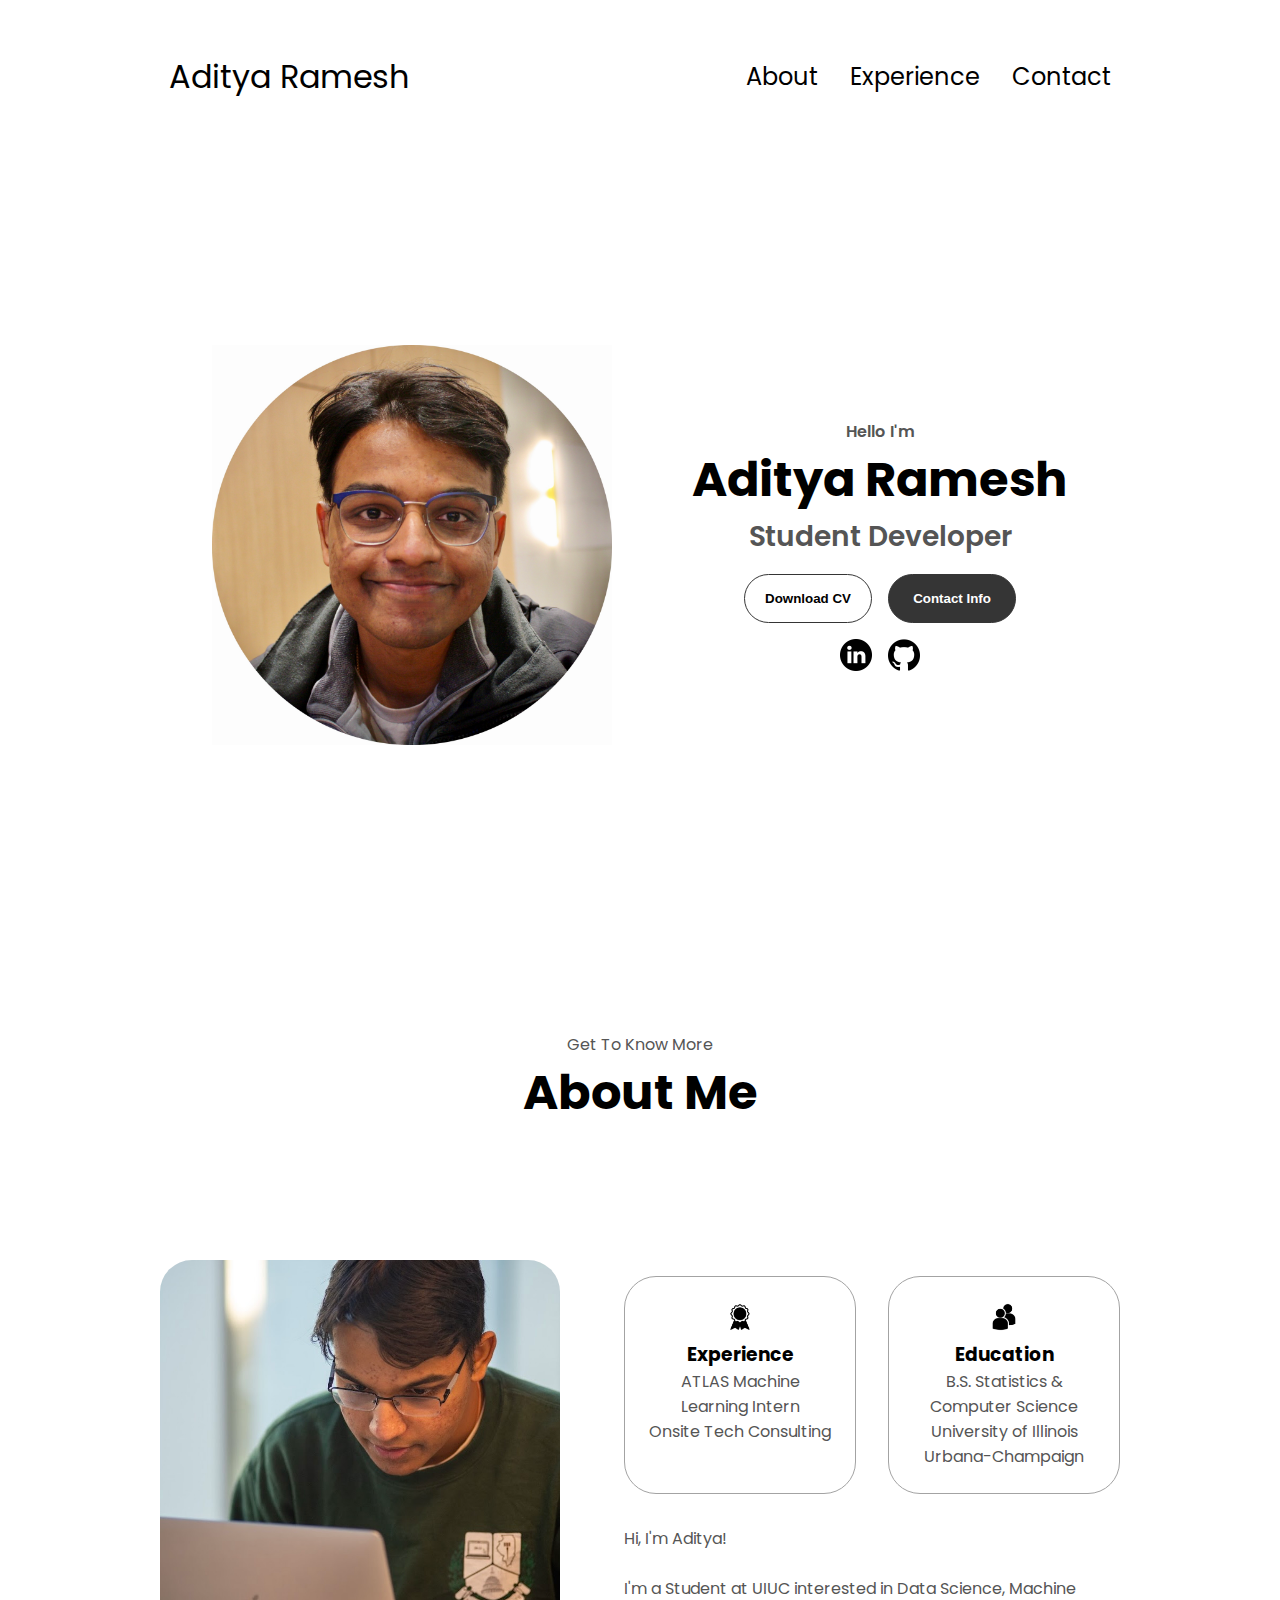
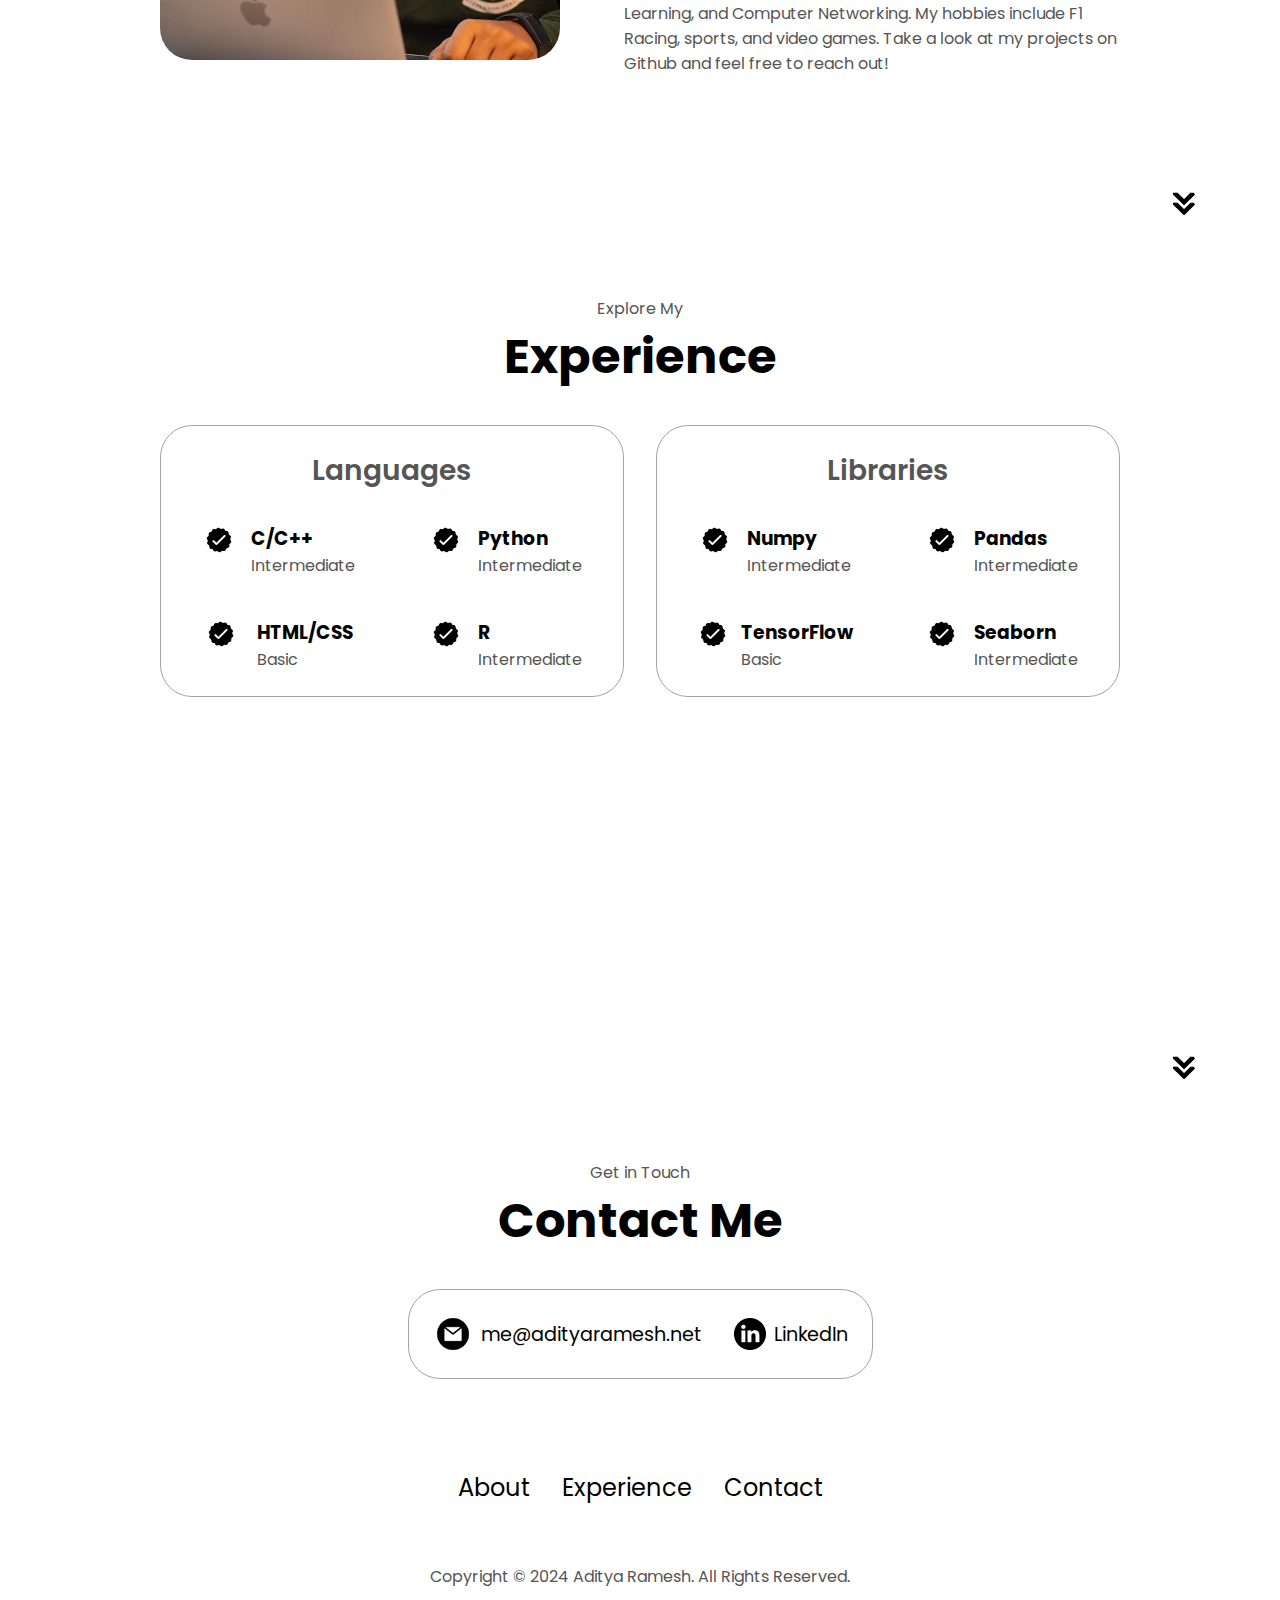
<file: index.html>
<!DOCTYPE html>
<html lang="en">
  <head>
    <meta charset="UTF-8" />
    <meta name="viewport" content="width=device-width, initial-scale=1.0" />
    <title>Aditya's Portfolio</title>
    <link rel="stylesheet" href="style.css" />
    <link rel="stylesheet" href="mediaqueries.css" />
  </head>
  <body>
    <nav id="desktop-nav">
      <div class="logo">Aditya Ramesh</div>
      <div>
        <ul class="nav-links">
          <li><a href="#about">About</a></li>
          <li><a href="#experience">Experience</a></li>
          <!-- <li><a href="#projects">Projects</a></li> -->
          <li><a href="#contact">Contact</a></li>
        </ul>
      </div>
    </nav>
    <nav id="hamburger-nav">
      <div class="logo">Aditya Ramesh</div>
      <div class="hamburger-menu">
        <div class="hamburger-icon" onclick="toggleMenu()">
          <span></span>
          <span></span>
          <span></span>
        </div>
        <div class="menu-links">
          <li><a href="#about" onclick="toggleMenu()">About</a></li>
          <li><a href="#experience" onclick="toggleMenu()">Experience</a></li>
          <!-- <li><a href="#projects" onclick="toggleMenu()">Projects</a></li> -->
          <li><a href="#contact" onclick="toggleMenu()">Contact</a></li>
        </div>
      </div>
    </nav>
    <section id="profile">
      <div class="section__pic-container">
        <img
          src="./assets/aditya-profile-pic.jpeg"
          alt="Aditya Ramesh profile picture"
        />
      </div>
      <div class="section__text">
        <p class="section__text__p1">Hello I'm</p>
        <h1 class="title">Aditya Ramesh</h1>
        <p class="section__text__p2">Student Developer</p>
        <div class="btn-container">
          <button
            class="btn btn-color-2"
            onclick="window.open('./assets/aditya-resume.pdf')"
          >
            Download CV
          </button>
          <button
            class="btn btn-color-1"
            onclick="location.href = './#contact'"
          >
            Contact Info
          </button>
        </div>
        <div id="socials-container">
          <img
            src="./assets/linkedin.png"
            alt="My LinkedIn Profile"
            class="icon"
            onclick="location.href='https://www.linkedin.com/in/adityaramesh15'"
          />
          <img
            src="./assets/github.png"
            alt="My Github Profile"
            class="icon"
            onclick="location.href='https://www.github.com/adityaramesh15'"
          />
        </div>
      </div>
    </section>
    <section id="about">
      <p class="section__text__p1">Get To Know More</p>
      <h1 class="title">About Me</h1>
      <div class="section-container">
        <div class="section__pic-container">
          <img
            src="./assets/aditya-about-pic.JPG"
            alt="Profile picture"
            class="about-pic"
          />
        </div>
        <div class="about-details-container">
          <div class="about-containers">
            <div class="details-container">
              <img
                src="./assets/experience.png"
                alt="Experience icon"
                class="icon"
              />
              <h3>Experience</h3>
              <p>ATLAS Machine Learning Intern <br />Onsite Tech Consulting</p>
            </div>
            <div class="details-container">
              <img
                src="./assets/education.png"
                alt="Education icon"
                class="icon"
              />
              <h3>Education</h3>
              <p>
                B.S. Statistics & Computer Science<br />University of Illinois
                Urbana-Champaign
              </p>
            </div>
          </div>
          <div class="text-container">
            <p>
              Hi, I'm Aditya!
              <br /><br />
              I'm a Student at UIUC interested in Data Science, Machine
              Learning, and Computer Networking. My hobbies include F1 Racing,
              sports, and video games. Take a look at my projects on Github and feel free
              to reach out!
            </p>
          </div>
        </div>
      </div>
      <img
        src="./assets/arrow.png"
        alt="Arrow icon"
        class="icon arrow"
        onclick="location.href='./#experience'"
      />
    </section>
    <section id="experience">
      <p class="section__text__p1">Explore My</p>
      <h1 class="title">Experience</h1>
      <div class="experience-details-container">
        <div class="about-containers">
          <div class="details-container">
            <h2 class="experience-sub-title">Languages</h2>
            <div class="article-container">
              <article>
                <img
                  src="./assets/checkmark.png"
                  alt="Experience icon"
                  class="icon"
                />
                <div>
                  <h3>C/C++</h3>
                  <p>Intermediate</p>
                </div>
              </article>
              <article>
                <img
                  src="./assets/checkmark.png"
                  alt="Experience icon"
                  class="icon"
                />
                <div>
                  <h3>Python</h3>
                  <p>Intermediate</p>
                </div>
              </article>
              <article>
                <img
                  src="./assets/checkmark.png"
                  alt="Experience icon"
                  class="icon"
                />
                <div>
                  <h3>HTML/CSS</h3>
                  <p>Basic</p>
                </div>
              </article>
              <article>
                <img
                  src="./assets/checkmark.png"
                  alt="Experience icon"
                  class="icon"
                />
                <div>
                  <h3>R</h3>
                  <p>Intermediate</p>
                </div>
              </article>
            </div>
          </div>
          <div class="details-container">
            <h2 class="experience-sub-title">Libraries</h2>
            <div class="article-container">
              <article>
                <img
                  src="./assets/checkmark.png"
                  alt="Experience icon"
                  class="icon"
                />
                <div>
                  <h3>Numpy</h3>
                  <p>Intermediate</p>
                </div>
              </article>
              <article>
                <img
                  src="./assets/checkmark.png"
                  alt="Experience icon"
                  class="icon"
                />
                <div>
                  <h3>Pandas</h3>
                  <p>Intermediate</p>
                </div>
              </article>
              <article>
                <img
                  src="./assets/checkmark.png"
                  alt="Experience icon"
                  class="icon"
                />
                <div>
                  <h3>TensorFlow</h3>
                  <p>Basic</p>
                </div>
              </article>
              <article>
                <img
                  src="./assets/checkmark.png"
                  alt="Experience icon"
                  class="icon"
                />
                <div>
                  <h3>Seaborn</h3>
                  <p>Intermediate</p>
                </div>
              </article>
            </div>
          </div>
          </div>
        </div>
      </div>
      <img
        src="./assets/arrow.png"
        alt="Arrow icon"
        class="icon arrow"
        onclick="location.href='./#contact'"
      />
    </section>
    <!-- <section id="projects">
      <p class="section__text__p1">Browse My Recent</p>
      <h1 class="title">Projects</h1>
      <div class="experience-details-container">
        <div class="about-containers">
          <div class="details-container color-container">
            <div class="article-container">
              <img
                src="./assets/ToDoList.png"
                alt="To Do List"
                class="project-img"
              />
            </div>
            <h2 class="experience-sub-title project-title">To Do List</h2>
            <div class="btn-container">
              <button
                class="btn btn-color-2 project-btn"
                onclick="location.href='https://github.com/adityaramesh15/MyToDoApp'"
              >
                Github
              </button>
              <button
                class="btn btn-color-2 project-btn"
                onclick="location.href='https://todolistaditya.azurewebsites.net'"
              >
                Website
              </button>
            </div>
          </div>
          <div class="details-container color-container">
            <div class="article-container">
              <img
                src="./assets/Stock.png"
                alt="Stock Prediction"
                class="project-img"
              />
            </div>
            <h2 class="experience-sub-title project-title">Stock Prediction</h2>
            <div class="btn-container">
              <button
                class="btn btn-color-2 project-btn"
                onclick="location.href='https://github.com/adityaramesh15/stock-predictor'"
              >
                Github
            </div>
          </div>
          <div class="details-container color-container">
            <div class="article-container">
              <img
                src="./assets/project-3.png"
                alt="Project 3"
                class="project-img"
              />
            </div>
            <h2 class="experience-sub-title project-title">Project Three</h2>
            <div class="btn-container">
              <button
                class="btn btn-color-2 project-btn"
                onclick="location.href='https://github.com/adityaramesh15/'"
              >
                Github
              </button>
              <button
                class="btn btn-color-2 project-btn"
                onclick="location.href='https://github.com/'"
              >
                Live Demo
              </button>
            </div>
          </div>
        </div>
      </div>
      <img
        src="./assets/arrow.png"
        alt="Arrow icon"
        class="icon arrow"
        onclick="location.href='./#contact'"
      />
    </section> -->
    <section id="contact">
      <p class="section__text__p1">Get in Touch</p>
      <h1 class="title">Contact Me</h1>
      <div class="contact-info-upper-container">
        <div class="contact-info-container">
          <img
            src="./assets/email.png"
            alt="Email icon"
            class="icon contact-icon email-icon"
          />
          <p><a href="mailto:examplemail@gmail.com">me@adityaramesh.net</a></p>
        </div>
        <div class="contact-info-container">
          <img
            src="./assets/linkedin.png"
            alt="LinkedIn icon"
            class="icon contact-icon"
          />
          <p><a href="https://www.linkedin.com/in/adityaramesh15">LinkedIn</a></p>
        </div>
      </div>
    </section>
    <footer>
      <nav>
        <div class="nav-links-container">
          <ul class="nav-links">
            <li><a href="#about">About</a></li>
            <li><a href="#experience">Experience</a></li>
            <!-- <li><a href="#projects">Projects</a></li> -->
            <li><a href="#contact">Contact</a></li>
          </ul>
        </div>
      </nav>
      <p>Copyright &#169; 2024 Aditya Ramesh. All Rights Reserved.</p>
    </footer>
    <script src="script.js"></script>
  </body>
</html>
</file>
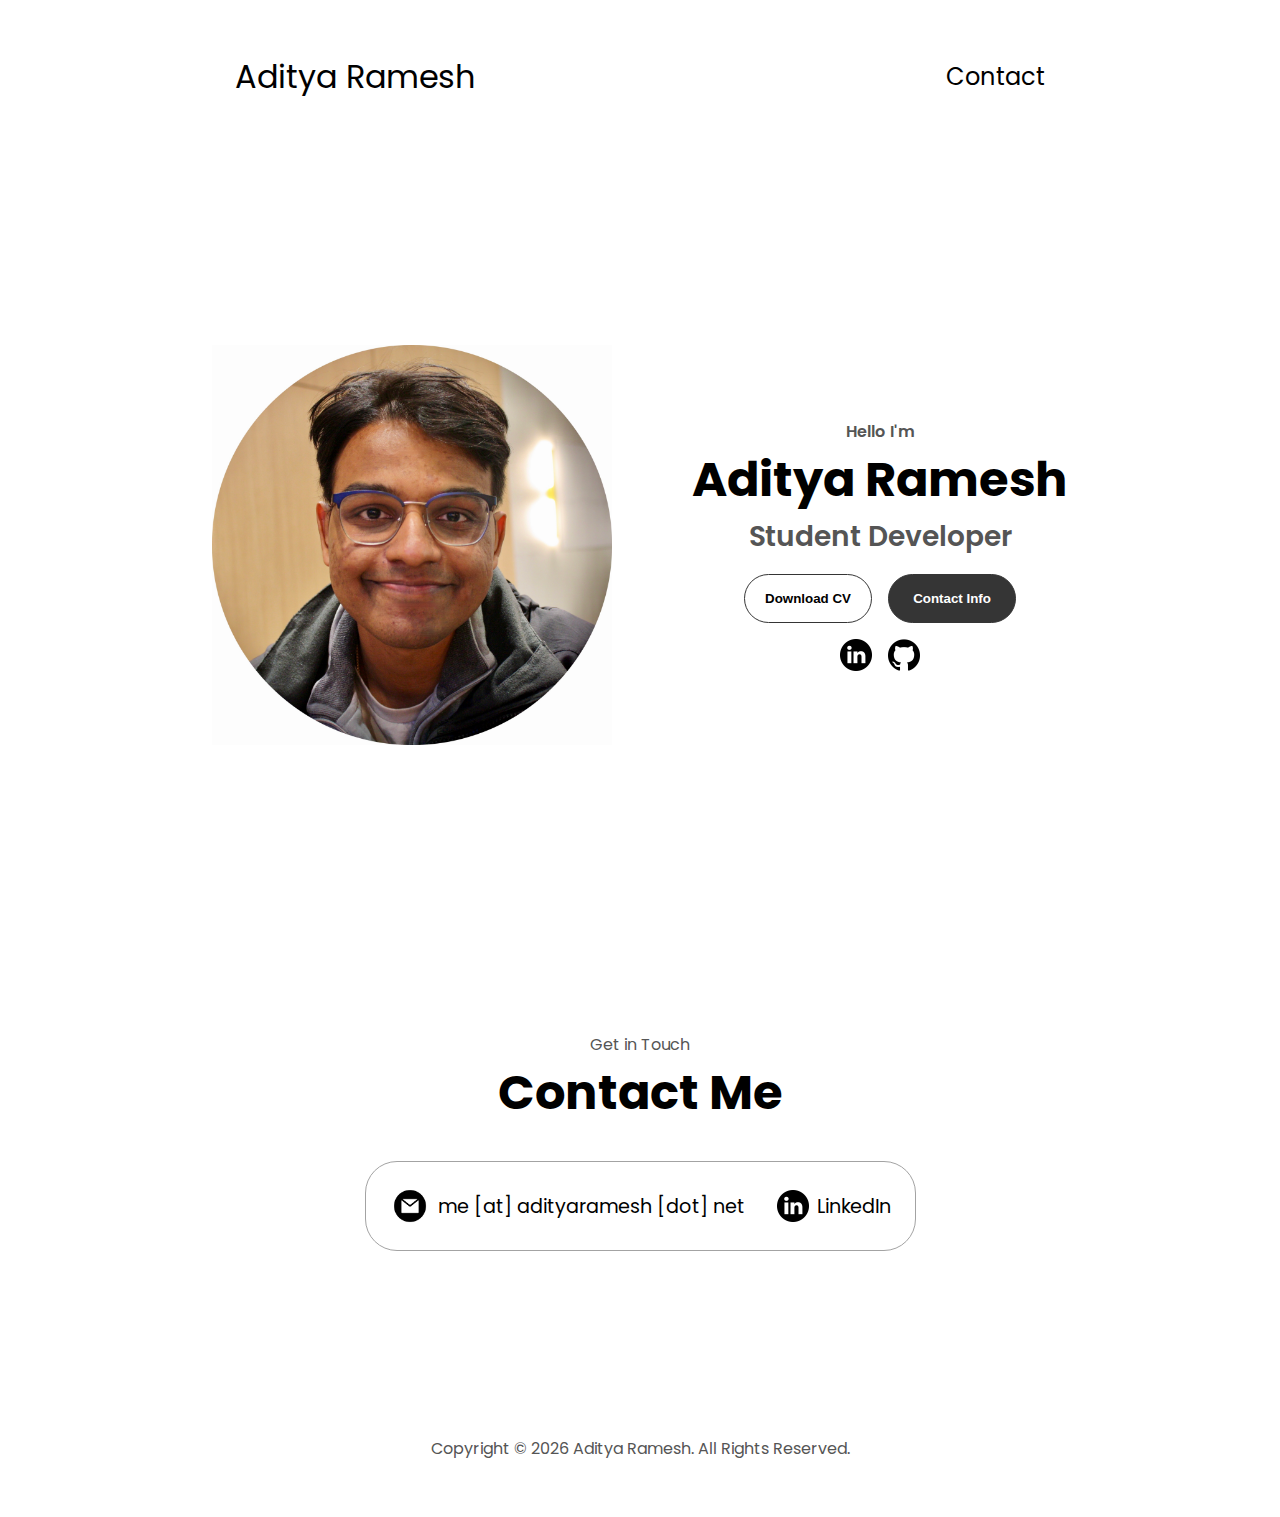
<file: backup_old_site/index.html>
<!DOCTYPE html>
<html lang="en">
  <head>
    <meta charset="UTF-8" />
    <meta name="viewport" content="width=device-width, initial-scale=1.0" />
    <title>Aditya's Portfolio</title>
    <link rel="stylesheet" href="style.css" />
    <link rel="stylesheet" href="mediaqueries.css" />
  </head>
  <body>
    <nav id="desktop-nav">
      <div class="logo">Aditya Ramesh</div>
      <div>
        <ul class="nav-links">
          <!-- <li><a href="#about">About</a></li> -->
          <!-- <li><a href="#experience">Experience</a></li> -->
          <!-- <li><a href="#projects">Projects</a></li> -->
          <li><a href="#contact">Contact</a></li>
        </ul>
      </div>
    </nav>
    <nav id="hamburger-nav">
      <div class="logo">Aditya Ramesh</div>
      <div class="hamburger-menu">
        <div class="hamburger-icon" onclick="toggleMenu()">
          <span></span>
          <span></span>
          <span></span>
        </div>
        <div class="menu-links">
          <!-- <li><a href="#about" onclick="toggleMenu()">About</a></li> -->
          <!-- <li><a href="#experience" onclick="toggleMenu()">Experience</a></li> -->
          <!-- <li><a href="#projects" onclick="toggleMenu()">Projects</a></li> -->
          <li><a href="#contact" onclick="toggleMenu()">Contact</a></li>
        </div>
      </div>
    </nav>
    <section id="profile">
      <div class="section__pic-container">
        <img
          src="./assets/aditya-profile-pic.jpeg"
          alt="Aditya Ramesh profile picture"
        />
      </div>
      <div class="section__text">
        <p class="section__text__p1">Hello I'm</p>
        <h1 class="title">Aditya Ramesh</h1>
        <p class="section__text__p2">Student Developer</p>
        <div class="btn-container">
          <button
            class="btn btn-color-2"
            onclick="window.open('./assets/aditya-resume.pdf')"
          >
            Download CV
          </button>
          <button
            class="btn btn-color-1"
            onclick="location.href = './#contact'"
          >
            Contact Info
          </button>
        </div>
        <div id="socials-container">
          <img
            src="./assets/linkedin.png"
            alt="My LinkedIn Profile"
            class="icon"
            onclick="location.href='https://www.linkedin.com/in/adityaramesh15'"
          />
          <img
            src="./assets/github.png"
            alt="My Github Profile"
            class="icon"
            onclick="location.href='https://www.github.com/adityaramesh15'"
          />
        </div>
      </div>
    </section>
    <!-- <section id="about">
      <p class="section__text__p1">Get To Know More</p>
      <h1 class="title">About Me</h1>
      <div class="section-container">
        <div class="section__pic-container">
          <img
            src="./assets/aditya-about-pic.JPG"
            alt="Profile picture"
            class="about-pic"
          />
        </div>
        <div class="about-details-container">
          <div class="about-containers">
            <div class="details-container">
              <img
                src="./assets/experience.png"
                alt="Experience icon"
                class="icon"
              />
              <h3>Experience</h3>
              <p>UIUC Machine Learning Intern </p>
            </div>
            <div class="details-container">
              <img
                src="./assets/education.png"
                alt="Education icon"
                class="icon"
              />
              <h3>Education</h3>
              <p>
                B.S. Statistics & Computer Science<br />University of Illinois
                Urbana-Champaign
              </p>
            </div>
          </div>
          <div class="text-container">
            <p>
              Hi, I'm Aditya!
              <br /><br />
              I'm a Student at UIUC interested in Software Development, Data Science, Machine
              Learning, and Artificial Intelligience. My hobbies include F1 Racing,
              sports, and video games. Take a look at my projects on Github and feel free
              to reach out!
            </p>
          </div>
        </div>
      </div>
      <img
        src="./assets/arrow.png"
        alt="Arrow icon"
        class="icon arrow"
        onclick="location.href='./#experience'"
      />
    </section> -->
    <!-- <section id="experience">
      <p class="section__text__p1">Explore My</p>
      <h1 class="title">Experience</h1>
      <div class="experience-details-container">
        <div class="about-containers">
          <div class="details-container">
            <h2 class="experience-sub-title">Languages</h2>
            <div class="article-container">
              <article>
                <img
                  src="./assets/checkmark.png"
                  alt="Experience icon"
                  class="icon"
                />
                <div>
                  <h3>C/C++</h3>
                  <p>Intermediate</p>
                </div>
              </article>
              <article>
                <img
                  src="./assets/checkmark.png"
                  alt="Experience icon"
                  class="icon"
                />
                <div>
                  <h3>Python</h3>
                  <p>Intermediate</p>
                </div>
              </article>
              <article>
                <img
                  src="./assets/checkmark.png"
                  alt="Experience icon"
                  class="icon"
                />
                <div>
                  <h3>HTML/CSS</h3>
                  <p>Basic</p>
                </div>
              </article>
              <article>
                <img
                  src="./assets/checkmark.png"
                  alt="Experience icon"
                  class="icon"
                />
                <div>
                  <h3>R</h3>
                  <p>Intermediate</p>
                </div>
              </article>
            </div>
          </div>
          <div class="details-container">
            <h2 class="experience-sub-title">Libraries</h2>
            <div class="article-container">
              <article>
                <img
                  src="./assets/checkmark.png"
                  alt="Experience icon"
                  class="icon"
                />
                <div>
                  <h3>Numpy</h3>
                  <p>Intermediate</p>
                </div>
              </article>
              <article>
                <img
                  src="./assets/checkmark.png"
                  alt="Experience icon"
                  class="icon"
                />
                <div>
                  <h3>Pandas</h3>
                  <p>Intermediate</p>
                </div>
              </article>
              <article>
                <img
                  src="./assets/checkmark.png"
                  alt="Experience icon"
                  class="icon"
                />
                <div>
                  <h3>TensorFlow</h3>
                  <p>Basic</p>
                </div>
              </article>
              <article>
                <img
                  src="./assets/checkmark.png"
                  alt="Experience icon"
                  class="icon"
                />
                <div>
                  <h3>Seaborn</h3>
                  <p>Intermediate</p>
                </div>
              </article>
            </div>
          </div>
          </div>
        </div>
      </div>
      <img
        src="./assets/arrow.png"
        alt="Arrow icon"
        class="icon arrow"
        onclick="location.href='./#contact'"
      />
    </section>
    <section id="projects">
      <p class="section__text__p1">Browse My Recent</p>
      <h1 class="title">Projects</h1>
      <div class="experience-details-container">
        <div class="about-containers">
          <div class="details-container color-container">
            <div class="article-container">
              <img
                src="./assets/ToDoList.png"
                alt="To Do List"
                class="project-img"
              />
            </div>
            <h2 class="experience-sub-title project-title">To Do List</h2>
            <div class="btn-container">
              <button
                class="btn btn-color-2 project-btn"
                onclick="location.href='https://github.com/adityaramesh15/MyToDoApp'"
              >
                Github
              </button>
              <button
                class="btn btn-color-2 project-btn"
                onclick="location.href='https://todolistaditya.azurewebsites.net'"
              >
                Website
              </button>
            </div>
          </div>
          <div class="details-container color-container">
            <div class="article-container">
              <img
                src="./assets/Stock.png"
                alt="Stock Prediction"
                class="project-img"
              />
            </div>
            <h2 class="experience-sub-title project-title">Stock Prediction</h2>
            <div class="btn-container">
              <button
                class="btn btn-color-2 project-btn"
                onclick="location.href='https://github.com/adityaramesh15/stock-predictor'"
              >
                Github
            </div>
          </div>
          <div class="details-container color-container">
            <div class="article-container">
              <img
                src="./assets/project-3.png"
                alt="Project 3"
                class="project-img"
              />
            </div>
            <h2 class="experience-sub-title project-title">Project Three</h2>
            <div class="btn-container">
              <button
                class="btn btn-color-2 project-btn"
                onclick="location.href='https://github.com/adityaramesh15/'"
              >
                Github
              </button>
              <button
                class="btn btn-color-2 project-btn"
                onclick="location.href='https://github.com/'"
              >
                Live Demo
              </button>
            </div>
          </div>
        </div>
      </div>
      <img
        src="./assets/arrow.png"
        alt="Arrow icon"
        class="icon arrow"
        onclick="location.href='./#contact'"
      />
    </section> -->
    <section id="contact">
      <p class="section__text__p1">Get in Touch</p>
      <h1 class="title">Contact Me</h1>
      <div class="contact-info-upper-container">
        <div class="contact-info-container">
          <img
            src="./assets/email.png"
            alt="Email icon"
            class="icon contact-icon email-icon"
          />
          <p><a href="#" id="email-link">me [at] adityaramesh [dot] net</a></p>
        </div>
        <div class="contact-info-container">
          <img
            src="./assets/linkedin.png"
            alt="LinkedIn icon"
            class="icon contact-icon"
          />
          <p><a href="https://www.linkedin.com/in/adityaramesh15">LinkedIn</a></p>
        </div>
      </div>
    </section>
    <footer>
      <nav>
        <div class="nav-links-container">
          <ul class="nav-links">
            <!-- <li><a href="#about">About</a></li> -->
            <!-- <li><a href="#experience">Experience</a></li> -->
            <!-- <li><a href="#projects">Projects</a></li> -->
            <!-- <li><a href="#contact">Contact</a></li> -->
          </ul>
        </div>
      </nav>
      <p>Copyright &#169; 2026 Aditya Ramesh. All Rights Reserved.</p>
    </footer>
    <script src="script.js"></script>
  </body>
</html>
</file>
<file: style.css>
/* GENERAL */

@import url("https://fonts.googleapis.com/css2?family=Poppins:wght@300;400;500;600&display=swap");

* {
  margin: 0;
  padding: 0;
}

body {
  font-family: "Poppins", sans-serif;
}

html {
  scroll-behavior: smooth;
}

p {
  color: rgb(85, 85, 85);
}

/* TRANSITION */

a,
.btn {
  transition: all 300ms ease;
}

/* DESKTOP NAV */

nav,
.nav-links {
  display: flex;
}

nav {
  justify-content: space-around;
  align-items: center;
  height: 17vh;
}

.nav-links {
  gap: 2rem;
  list-style: none;
  font-size: 1.5rem;
}

a {
  color: black;
  text-decoration: none;
  text-decoration-color: white;
}

a:hover {
  color: grey;
  text-decoration: underline;
  text-underline-offset: 1rem;
  text-decoration-color: rgb(181, 181, 181);
}

.logo {
  font-size: 2rem;
}

.logo:hover {
  cursor: default;
}

/* HAMBURGER MENU */

#hamburger-nav {
  display: none;
}

.hamburger-menu {
  position: relative;
  display: inline-block;
}

.hamburger-icon {
  display: flex;
  flex-direction: column;
  justify-content: space-between;
  height: 24px;
  width: 30px;
  cursor: pointer;
}

.hamburger-icon span {
  width: 100%;
  height: 2px;
  background-color: black;
  transition: all 0.3 ease-in-out;
}

.menu-links {
  position: absolute;
  top: 100%;
  right: 0;
  background-color: white;
  width: fit-content;
  max-height: 0;
  overflow: hidden;
  transition: all 0.3 ease-in-out;
}

.menu-links a {
  display: block;
  padding: 10px;
  text-align: center;
  font-size: 1.5rem;
  color: black;
  text-decoration: none;
  transition: all 0.3 ease-in-out;
}

.menu-links li {
  list-style: none;
}

.menu-links.open {
  max-height: 300px;
}

.hamburger-icon.open span:first-child {
  transform: rotate(45deg) translate(10px, 5px);
}

.hamburger-icon.open span:nth-child(2) {
  opacity: 0;
}

.hamburger-icon.open span:last-child {
  transform: rotate(-45deg) translate(10px, -5px);
}

.hamburger-icon span:first-child {
  transform: none;
}

.hamburger-icon span:first-child {
  opacity: 1;
}

.hamburger-icon span:first-child {
  transform: none;
}

/* SECTIONS */

section {
  padding-top: 4vh;
  height: 96vh;
  margin: 0 10rem;
  box-sizing: border-box;
  min-height: fit-content;
}

.section-container {
  display: flex;
}

/* PROFILE SECTION */

#profile {
  display: flex;
  justify-content: center;
  gap: 5rem;
  height: 80vh;
}

.section__pic-container {
  display: flex;
  height: 400px;
  width: 400px;
  margin: auto 0;
}

.section__text {
  align-self: center;
  text-align: center;
}

.section__text p {
  font-weight: 600;
}

.section__text__p1 {
  text-align: center;
}

.section__text__p2 {
  font-size: 1.75rem;
  margin-bottom: 1rem;
}

.title {
  font-size: 3rem;
  text-align: center;
}

#socials-container {
  display: flex;
  justify-content: center;
  margin-top: 1rem;
  gap: 1rem;
}

/* ICONS */

.icon {
  cursor: pointer;
  height: 2rem;
}

/* BUTTONS */

.btn-container {
  display: flex;
  justify-content: center;
  gap: 1rem;
}

.btn {
  font-weight: 600;
  transition: all 300ms ease;
  padding: 1rem;
  width: 8rem;
  border-radius: 2rem;
}

.btn-color-1,
.btn-color-2 {
  border: rgb(53, 53, 53) 0.1rem solid;
}

.btn-color-1:hover,
.btn-color-2:hover {
  cursor: pointer;
}

.btn-color-1,
.btn-color-2:hover {
  background: rgb(53, 53, 53);
  color: white;
}

.btn-color-1:hover {
  background: rgb(0, 0, 0);
}

.btn-color-2 {
  background: none;
}

.btn-color-2:hover {
  border: rgb(255, 255, 255) 0.1rem solid;
}

.btn-container {
  gap: 1rem;
}

/* ABOUT SECTION */

#about {
  position: relative;
}

.about-containers {
  gap: 2rem;
  margin-bottom: 2rem;
  margin-top: 2rem;
}

.about-details-container {
  justify-content: center;
  flex-direction: column;
}

.about-containers,
.about-details-container {
  display: flex;
}

.about-pic {
  border-radius: 2rem;
}

.arrow {
  position: absolute;
  right: -5rem;
  bottom: 2.5rem;
}

.details-container {
  padding: 1.5rem;
  flex: 1;
  background: white;
  border-radius: 2rem;
  border: rgb(53, 53, 53) 0.1rem solid;
  border-color: rgb(163, 163, 163);
  text-align: center;
}

.section-container {
  gap: 4rem;
  height: 80%;
}

.section__pic-container {
  height: 400px;
  width: 400px;
  margin: auto 0;
}

/* EXPERIENCE SECTION */

#experience {
  position: relative;
}

.experience-sub-title {
  color: rgb(85, 85, 85);
  font-weight: 600;
  font-size: 1.75rem;
  margin-bottom: 2rem;
}

.experience-details-container {
  display: flex;
  justify-content: center;
  flex-direction: column;
}

.article-container {
  display: flex;
  text-align: initial;
  flex-wrap: wrap;
  flex-direction: row;
  gap: 2.5rem;
  justify-content: space-around;
  align-items: start;
}

article {
  min-width: 25px;
  display: flex;
  width: 10rem;
  justify-content: space-around;
  gap: 0.5rem;
}

article .icon {
  cursor: default;
}

/* PROJECTS SECTION */

#projects {
  position: relative;
}

.color-container {
  border-color: rgb(163, 163, 163);
  background: rgb(250, 250, 250);
}

.project-img {
  border-radius: 2rem;
  width: 90%;
  height: 90%;
}

.project-title {
  margin: 1rem;
  color: black;
}

.project-btn {
  color: black;
  border-color: rgb(163, 163, 163);
}

/* CONTACT */

#contact {
  display: flex;
  justify-content: center;
  flex-direction: column;
  height: 70vh;
}

.contact-info-upper-container {
  display: flex;
  justify-content: center;
  border-radius: 2rem;
  border: rgb(53, 53, 53) 0.1rem solid;
  border-color: rgb(163, 163, 163);
  background: (250, 250, 250);
  margin: 2rem auto;
  padding: 0.5rem;
}

.contact-info-container {
  display: flex;
  align-items: center;
  justify-content: center;
  gap: 0.5rem;
  margin: 1rem;
}

.contact-info-container p {
  font-size: larger;
}

.contact-icon {
  cursor: default;
}

.email-icon {
  height: 2.5rem;
}

/* FOOTER SECTION */

footer {
  height: 26vh;
  margin: 0 1rem;
}

footer p {
  text-align: center;
}
</file>
<file: mediaqueries.css>
@media screen and (max-width: 1400px) {
  #profile {
    height: 83vh;
    margin-bottom: 6rem;
  }
  .about-containers {
    flex-wrap: wrap;
  }
  #contact,
  #projects {
    height: fit-content;
  }
}

@media screen and (max-width: 1200px) {
  #desktop-nav {
    display: none;
  }
  #hamburger-nav {
    display: flex;
  }
  #experience,
  .experience-details-container {
    margin-top: 2rem;
  }
  #profile,
  .section-container {
    display: block;
  }
  .arrow {
    display: none;
  }
  section,
  .section-container {
    height: fit-content;
  }
  section {
    margin: 0 5%;
  }
  .section__pic-container {
    width: 275px;
    height: 275px;
    margin: 0 auto 2rem;
  }
  .about-containers {
    margin-top: 0;
  }
}

@media screen and (max-width: 600px) {
  #contact,
  footer {
    height: 40vh;
  }
  #profile {
    height: 83vh;
    margin-bottom: 0;
  }
  article {
    font-size: 1rem;
  }
  footer nav {
    height: fit-content;
    margin-bottom: 2rem;
  }
  .about-containers,
  .contact-info-upper-container,
  .btn-container {
    flex-wrap: wrap;
  }
  .contact-info-container {
    margin: 0;
  }
  .contact-info-container p,
  .nav-links li a {
    font-size: 1rem;
  }
  .experience-sub-title {
    font-size: 1.25rem;
  }
  .logo {
    font-size: 1.5rem;
  }
  .nav-links {
    flex-direction: column;
    gap: 0.5rem;
    text-align: center;
  }
  .section__pic-container {
    width: auto;
    height: 46vw;
    justify-content: center;
  }
  .section__text__p2 {
    font-size: 1.25rem;
  }
  .title {
    font-size: 2rem;
  }
  .text-container {
    text-align: justify;
  }
}
</file>
<file: backup_old_site/style.css>
/* GENERAL */

@import url("https://fonts.googleapis.com/css2?family=Poppins:wght@300;400;500;600&display=swap");

* {
  margin: 0;
  padding: 0;
}

body {
  font-family: "Poppins", sans-serif;
}

html {
  scroll-behavior: smooth;
}

p {
  color: rgb(85, 85, 85);
}

/* TRANSITION */

a,
.btn {
  transition: all 300ms ease;
}

/* DESKTOP NAV */

nav,
.nav-links {
  display: flex;
}

nav {
  justify-content: space-around;
  align-items: center;
  height: 17vh;
}

.nav-links {
  gap: 2rem;
  list-style: none;
  font-size: 1.5rem;
}

a {
  color: black;
  text-decoration: none;
  text-decoration-color: white;
}

a:hover {
  color: grey;
  text-decoration: underline;
  text-underline-offset: 1rem;
  text-decoration-color: rgb(181, 181, 181);
}

.logo {
  font-size: 2rem;
}

.logo:hover {
  cursor: default;
}

/* HAMBURGER MENU */

#hamburger-nav {
  display: none;
}

.hamburger-menu {
  position: relative;
  display: inline-block;
}

.hamburger-icon {
  display: flex;
  flex-direction: column;
  justify-content: space-between;
  height: 24px;
  width: 30px;
  cursor: pointer;
}

.hamburger-icon span {
  width: 100%;
  height: 2px;
  background-color: black;
  transition: all 0.3 ease-in-out;
}

.menu-links {
  position: absolute;
  top: 100%;
  right: 0;
  background-color: white;
  width: fit-content;
  max-height: 0;
  overflow: hidden;
  transition: all 0.3 ease-in-out;
}

.menu-links a {
  display: block;
  padding: 10px;
  text-align: center;
  font-size: 1.5rem;
  color: black;
  text-decoration: none;
  transition: all 0.3 ease-in-out;
}

.menu-links li {
  list-style: none;
}

.menu-links.open {
  max-height: 300px;
}

.hamburger-icon.open span:first-child {
  transform: rotate(45deg) translate(10px, 5px);
}

.hamburger-icon.open span:nth-child(2) {
  opacity: 0;
}

.hamburger-icon.open span:last-child {
  transform: rotate(-45deg) translate(10px, -5px);
}

.hamburger-icon span:first-child {
  transform: none;
}

.hamburger-icon span:first-child {
  opacity: 1;
}

.hamburger-icon span:first-child {
  transform: none;
}

/* SECTIONS */

section {
  padding-top: 4vh;
  height: 96vh;
  margin: 0 10rem;
  box-sizing: border-box;
  min-height: fit-content;
}

.section-container {
  display: flex;
}

/* PROFILE SECTION */

#profile {
  display: flex;
  justify-content: center;
  gap: 5rem;
  height: 80vh;
}

.section__pic-container {
  display: flex;
  height: 400px;
  width: 400px;
  margin: auto 0;
}

.section__text {
  align-self: center;
  text-align: center;
}

.section__text p {
  font-weight: 600;
}

.section__text__p1 {
  text-align: center;
}

.section__text__p2 {
  font-size: 1.75rem;
  margin-bottom: 1rem;
}

.title {
  font-size: 3rem;
  text-align: center;
}

#socials-container {
  display: flex;
  justify-content: center;
  margin-top: 1rem;
  gap: 1rem;
}

/* ICONS */

.icon {
  cursor: pointer;
  height: 2rem;
}

/* BUTTONS */

.btn-container {
  display: flex;
  justify-content: center;
  gap: 1rem;
}

.btn {
  font-weight: 600;
  transition: all 300ms ease;
  padding: 1rem;
  width: 8rem;
  border-radius: 2rem;
}

.btn-color-1,
.btn-color-2 {
  border: rgb(53, 53, 53) 0.1rem solid;
}

.btn-color-1:hover,
.btn-color-2:hover {
  cursor: pointer;
}

.btn-color-1,
.btn-color-2:hover {
  background: rgb(53, 53, 53);
  color: white;
}

.btn-color-1:hover {
  background: rgb(0, 0, 0);
}

.btn-color-2 {
  background: none;
}

.btn-color-2:hover {
  border: rgb(255, 255, 255) 0.1rem solid;
}

.btn-container {
  gap: 1rem;
}

/* ABOUT SECTION */

#about {
  position: relative;
}

.about-containers {
  gap: 2rem;
  margin-bottom: 2rem;
  margin-top: 2rem;
}

.about-details-container {
  justify-content: center;
  flex-direction: column;
}

.about-containers,
.about-details-container {
  display: flex;
}

.about-pic {
  border-radius: 2rem;
}

.arrow {
  position: absolute;
  right: -5rem;
  bottom: 2.5rem;
}

.details-container {
  padding: 1.5rem;
  flex: 1;
  background: white;
  border-radius: 2rem;
  border: rgb(53, 53, 53) 0.1rem solid;
  border-color: rgb(163, 163, 163);
  text-align: center;
}

.section-container {
  gap: 4rem;
  height: 80%;
}

.section__pic-container {
  height: 400px;
  width: 400px;
  margin: auto 0;
}

/* EXPERIENCE SECTION */

#experience {
  position: relative;
}

.experience-sub-title {
  color: rgb(85, 85, 85);
  font-weight: 600;
  font-size: 1.75rem;
  margin-bottom: 2rem;
}

.experience-details-container {
  display: flex;
  justify-content: center;
  flex-direction: column;
}

.article-container {
  display: flex;
  text-align: initial;
  flex-wrap: wrap;
  flex-direction: row;
  gap: 2.5rem;
  justify-content: space-around;
  align-items: start;
}

article {
  min-width: 25px;
  display: flex;
  width: 10rem;
  justify-content: space-around;
  gap: 0.5rem;
}

article .icon {
  cursor: default;
}

/* PROJECTS SECTION */

#projects {
  position: relative;
}

.color-container {
  border-color: rgb(163, 163, 163);
  background: rgb(250, 250, 250);
}

.project-img {
  border-radius: 2rem;
  width: 90%;
  height: 90%;
}

.project-title {
  margin: 1rem;
  color: black;
}

.project-btn {
  color: black;
  border-color: rgb(163, 163, 163);
}

/* CONTACT */

#contact {
  display: flex;
  justify-content: center;
  flex-direction: column;
  height: 70vh;
}

.contact-info-upper-container {
  display: flex;
  justify-content: center;
  border-radius: 2rem;
  border: rgb(53, 53, 53) 0.1rem solid;
  border-color: rgb(163, 163, 163);
  background: (250, 250, 250);
  margin: 2rem auto;
  padding: 0.5rem;
}

.contact-info-container {
  display: flex;
  align-items: center;
  justify-content: center;
  gap: 0.5rem;
  margin: 1rem;
}

.contact-info-container p {
  font-size: larger;
}

.contact-icon {
  cursor: default;
}

.email-icon {
  height: 2.5rem;
}

/* FOOTER SECTION */

footer {
  height: 26vh;
  margin: 0 1rem;
}

footer p {
  text-align: center;
}
</file>
<file: backup_old_site/mediaqueries.css>
@media screen and (max-width: 1400px) {
  #profile {
    height: 83vh;
    margin-bottom: 6rem;
  }
  .about-containers {
    flex-wrap: wrap;
  }
  #contact,
  #projects {
    height: fit-content;
  }
}

@media screen and (max-width: 1200px) {
  #desktop-nav {
    display: none;
  }
  #hamburger-nav {
    display: flex;
  }
  #experience,
  .experience-details-container {
    margin-top: 2rem;
  }
  #profile,
  .section-container {
    display: block;
  }
  .arrow {
    display: none;
  }
  section,
  .section-container {
    height: fit-content;
  }
  section {
    margin: 0 5%;
  }
  .section__pic-container {
    width: 275px;
    height: 275px;
    margin: 0 auto 2rem;
  }
  .about-containers {
    margin-top: 0;
  }
}

@media screen and (max-width: 600px) {
  #contact,
  footer {
    height: 40vh;
  }
  #profile {
    height: 83vh;
    margin-bottom: 0;
  }
  article {
    font-size: 1rem;
  }
  footer nav {
    height: fit-content;
    margin-bottom: 2rem;
  }
  .about-containers,
  .contact-info-upper-container,
  .btn-container {
    flex-wrap: wrap;
  }
  .contact-info-container {
    margin: 0;
  }
  .contact-info-container p,
  .nav-links li a {
    font-size: 1rem;
  }
  .experience-sub-title {
    font-size: 1.25rem;
  }
  .logo {
    font-size: 1.5rem;
  }
  .nav-links {
    flex-direction: column;
    gap: 0.5rem;
    text-align: center;
  }
  .section__pic-container {
    width: auto;
    height: 46vw;
    justify-content: center;
  }
  .section__text__p2 {
    font-size: 1.25rem;
  }
  .title {
    font-size: 2rem;
  }
  .text-container {
    text-align: justify;
  }
}
</file>
